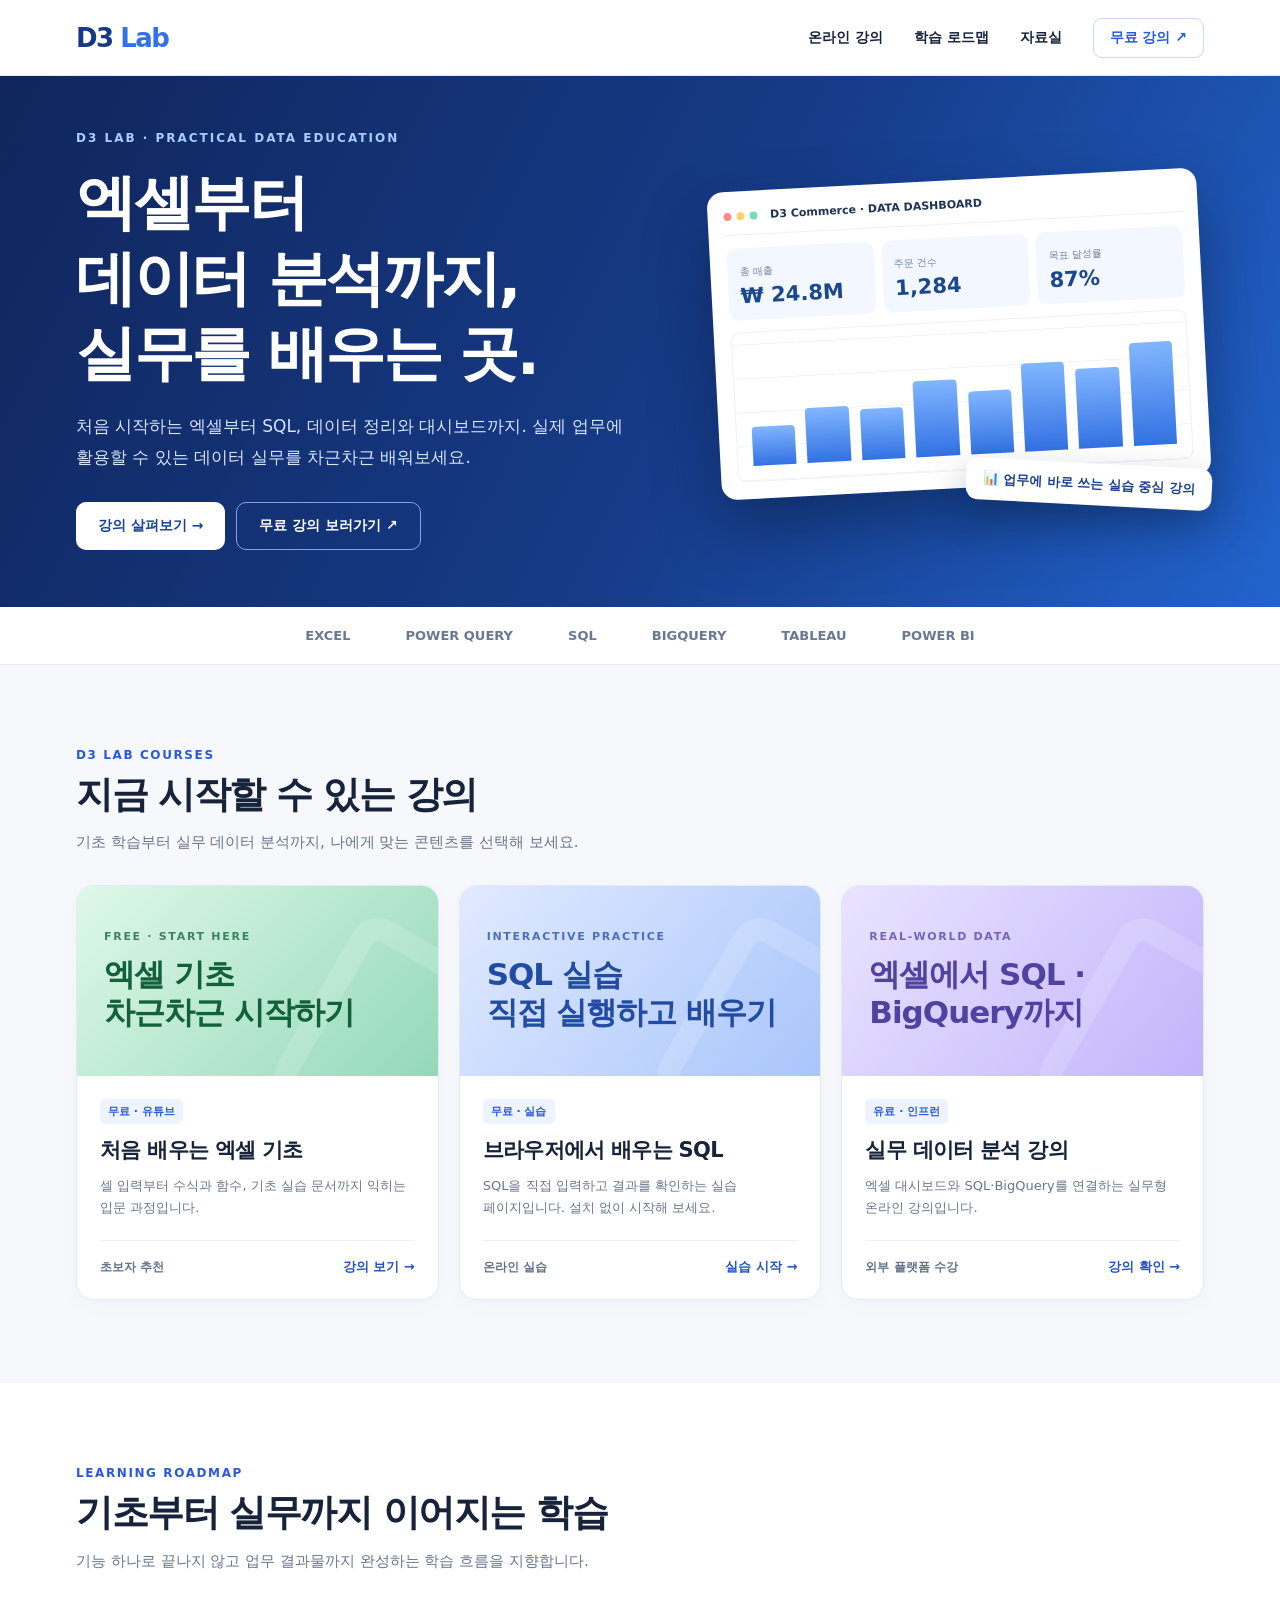
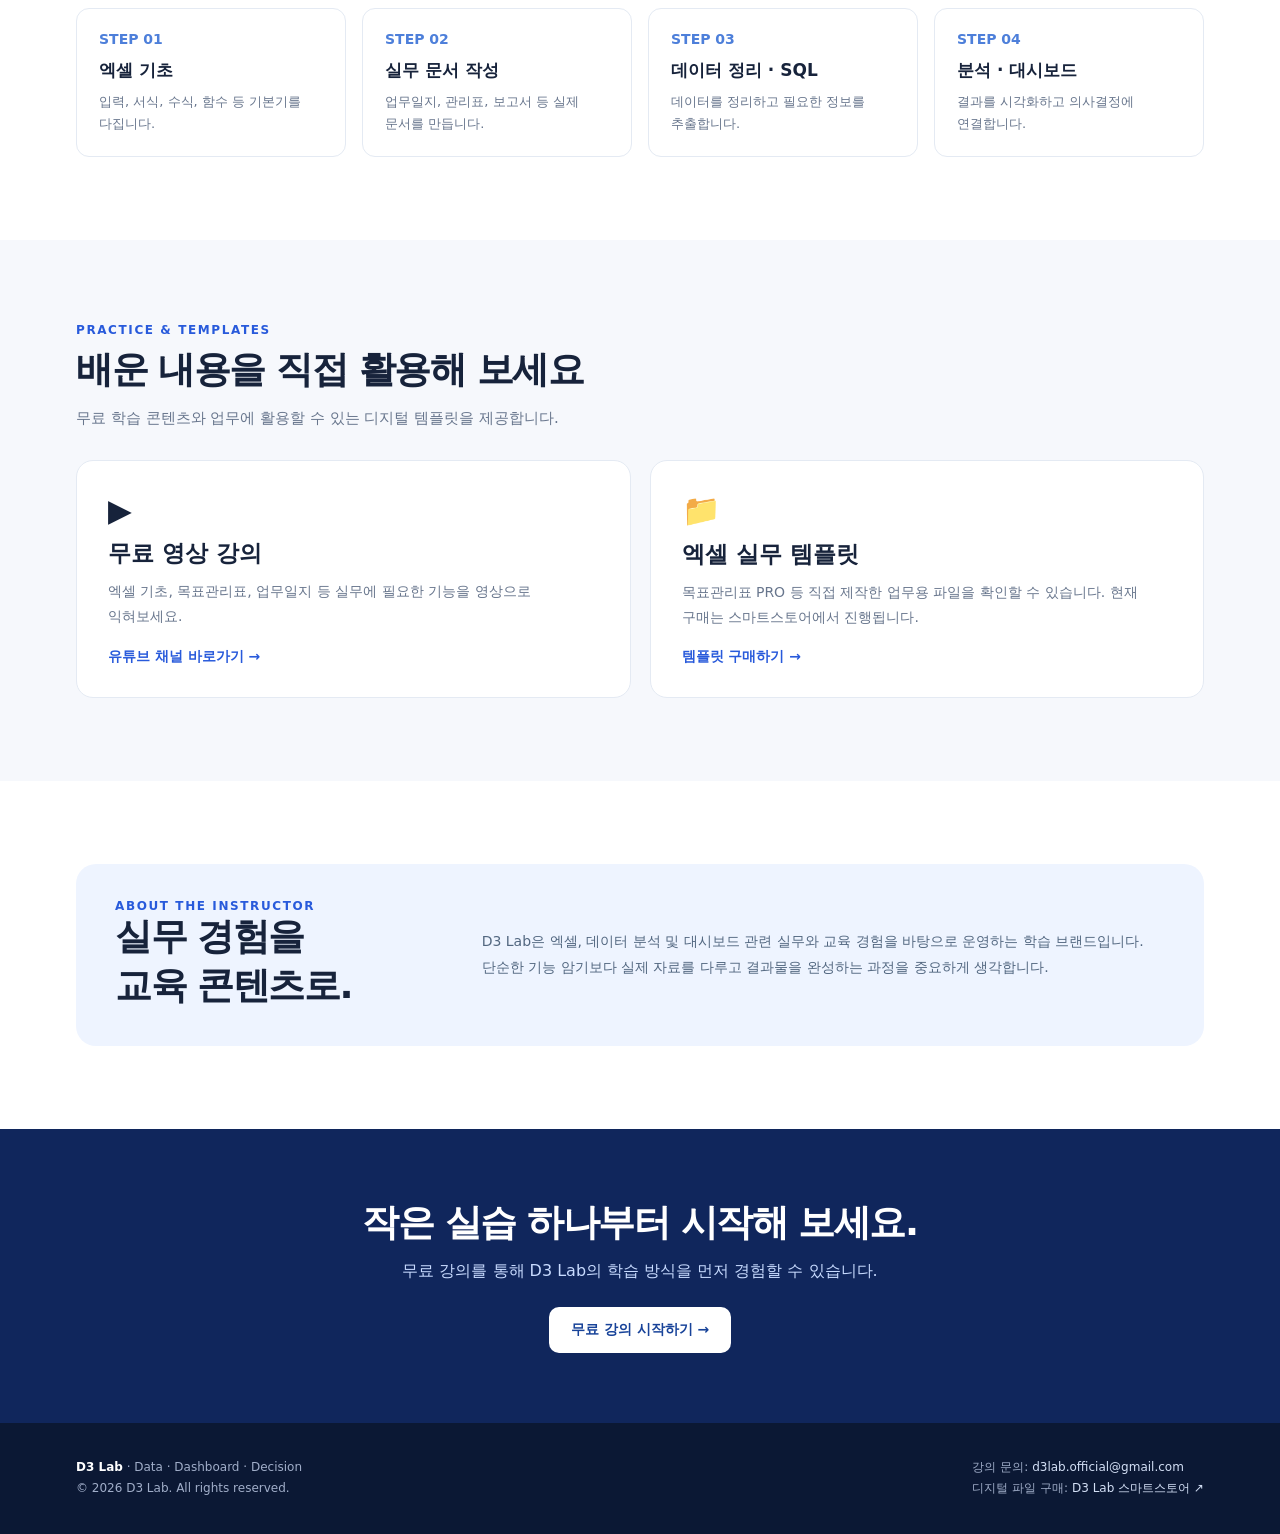
<file: index.html>
<!--2026.11.12 renewal-->

<!doctype html>
<html lang="ko">
  <head>
    <meta charset="utf-8">
    <meta name="viewport" content="width=device-width, initial-scale=1">
    <meta name="description" content="D3 Lab — 엑셀 기초부터 SQL, 데이터 분석과 대시보드까지. 실무 중심 온라인 강의와 실습 자료를 만나보세요.">
    <title>D3 Lab | 엑셀부터 데이터 분석까지</title>
    <style>
      :root {
        --ink: #17233b;
        --muted: #68768d;
        --blue: #285adb;
        --deep: #10265c;
        --paper: #f6f8fc;
        --line: #e4eaf3;
        --white: #fff;
        --radius: 20px;
      }
      * {
        box-sizing: border-box;
      }
      html {
        scroll-behavior: smooth;
      }
      body {
        margin: 0;
        color: var(--ink);
        background: var(--white);
        font-family: system-ui, -apple-system, "Segoe UI", "Noto Sans KR", sans-serif;
        word-break: keep-all;
      }
      a {
        text-decoration: none;
        color: inherit;
      }
      a:focus-visible {
        outline: 3px solid #91aaff;
        outline-offset: 3px;
      }
      .wrap {
        max-width: 1180px;
        margin: auto;
        padding: 0 26px;
      }
      .header {
        position: sticky;
        top: 0;
        z-index: 9;
        background: rgba(255, 255, 255, 0.96);
        border-bottom: 1px solid var(--line);
        backdrop-filter: blur(12px);
      }
      .head-in {
        height: 75px;
        display: flex;
        align-items: center;
        justify-content: space-between;
        gap: 20px;
      }
      .logo {
        font-size: 26px;
        font-weight: 850;
        letter-spacing: -1.5px;
        color: #163986;
      }
      .logo i {
        font-style: normal;
        color: #3270ef;
      }
      .nav {
        display: flex;
        align-items: center;
        gap: 31px;
        font-size: 14px;
        font-weight: 700;
      }
      .nav a:hover {
        color: var(--blue);
      }
      .nav .outline {
        border: 1px solid #cbd8f2;
        padding: 10px 16px;
        border-radius: 9px;
        color: var(--blue);
      }
      .hero {
        background: linear-gradient(117deg, #10265c 0%, #163b88 55%, #2263cc 100%);
        color: #fff;
        overflow: hidden;
      }
      .hero-in {
        min-height: 505px;
        display: grid;
        grid-template-columns: 1.06fr 0.94fr;
        align-items: center;
        gap: 38px;
        padding-top: 55px;
        padding-bottom: 57px;
      }
      .eyebrow {
        color: #a9ccff;
        letter-spacing: 2px;
        font-size: 12px;
        font-weight: 800;
      }
      .hero h1 {
        font-size: clamp(38px, 5vw, 60px);
        line-height: 1.26;
        letter-spacing: -2.3px;
        margin: 20px 0 19px;
      }
      .hero p {
        font-size: 17px;
        line-height: 1.85;
        color: #d7e5ff;
        max-width: 550px;
        margin: 0 0 28px;
      }
      .actions {
        display: flex;
        flex-wrap: wrap;
        gap: 11px;
      }
      .btn {
        display: inline-flex;
        align-items: center;
        justify-content: center;
        padding: 14px 22px;
        border-radius: 10px;
        font-size: 14px;
        font-weight: 800;
        transition: transform 0.2s;
      }
      .btn:hover {
        transform: translateY(-2px);
      }
      .btn-white {
        background: #fff;
        color: #184399;
      }
      .btn-glass {
        border: 1px solid #80a5f0;
        color: #fff;
      }
      .hero-art {
        position: relative;
        min-height: 320px;
      }
      .dashboard {
        background: #fff;
        border-radius: 16px;
        padding: 14px;
        box-shadow: 0 30px 65px #06173777;
        transform: rotate(-3deg);
        max-width: 490px;
        margin-left: auto;
        color: #1f3355;
      }
      .dash-head {
        display: flex;
        gap: 5px;
        align-items: center;
        padding: 4px 2px 12px;
        border-bottom: 1px solid #edf0f8;
        font-size: 11px;
        font-weight: 800;
      }
      .dot {
        width: 8px;
        height: 8px;
        border-radius: 50%;
        background: #ff8b82;
      }
      .dot:nth-child(2) {
        background: #ffd06d;
      }
      .dot:nth-child(3) {
        background: #7bdbb1;
      }
      .dash-body {
        padding: 13px 3px 3px;
      }
      .dash-top {
        display: grid;
        grid-template-columns: repeat(3, 1fr);
        gap: 8px;
      }
      .kpi {
        background: #f3f7ff;
        padding: 12px;
        border-radius: 9px;
      }
      .kpi small {
        color: #7184a1;
        font-size: 10px;
      }
      .kpi b {
        display: block;
        margin-top: 5px;
        font-size: 21px;
        color: #1a478e;
      }
      .dash-chart {
        height: 150px;
        border: 1px solid #edf1f7;
        border-radius: 9px;
        margin-top: 12px;
        padding: 15px;
        display: flex;
        align-items: end;
        gap: 11px;
        background: repeating-linear-gradient(to top, #f1f4fa 0, #f1f4fa 1px, transparent 1px, transparent 34px);
      }
      .bar {
        flex: 1;
        background: linear-gradient(#81b6ff, #3271e2);
        border-radius: 4px 4px 0 0;
      }
      .float-label {
        position: absolute;
        right: -8px;
        bottom: -5px;
        color: #1c418c;
        padding: 12px 17px;
        background: #fff;
        border-radius: 12px;
        box-shadow: 0 15px 36px #06173740;
        font-weight: 800;
        font-size: 13px;
        transform: rotate(3deg);
      }
      .stripe {
        border-bottom: 1px solid var(--line);
        background: #fff;
      }
      .stripe .wrap {
        display: flex;
        justify-content: center;
        gap: 55px;
        flex-wrap: wrap;
        padding-top: 21px;
        padding-bottom: 21px;
        color: #687991;
        font-size: 13px;
        font-weight: 750;
      }
      .section {
        padding: 83px 0;
      }
      .pale {
        background: var(--paper);
      }
      .section-head {
        display: flex;
        justify-content: space-between;
        align-items: end;
        gap: 20px;
        margin-bottom: 29px;
      }
      .overline {
        font-size: 12px;
        letter-spacing: 1.6px;
        font-weight: 850;
        color: var(--blue);
      }
      h2 {
        font-size: clamp(28px, 3.2vw, 37px);
        letter-spacing: -1.5px;
        line-height: 1.32;
        margin: 9px 0 10px;
      }
      .subtitle {
        color: var(--muted);
        line-height: 1.75;
        margin: 0;
        font-size: 15px;
      }
      .text-link {
        font-size: 13px;
        font-weight: 750;
        color: var(--blue);
        white-space: nowrap;
      }
      .courses {
        display: grid;
        grid-template-columns: repeat(3, 1fr);
        gap: 20px;
      }
      .course {
        background: #fff;
        border: 1px solid var(--line);
        border-radius: 17px;
        overflow: hidden;
        display: flex;
        flex-direction: column;
        box-shadow: 0 5px 20px #13285407;
      }
      .course:hover {
        box-shadow: 0 17px 36px #13285415;
        transform: translateY(-3px);
        transition: 0.2s;
      }
      .thumb {
        height: 190px;
        display: flex;
        flex-direction: column;
        justify-content: center;
        padding: 27px;
        position: relative;
        overflow: hidden;
      }
      .thumb span {
        font-size: 11px;
        font-weight: 850;
        letter-spacing: 1.7px;
        opacity: 0.76;
      }
      .thumb strong {
        font-size: 31px;
        line-height: 1.22;
        margin-top: 13px;
        letter-spacing: -1px;
        position: relative;
        z-index: 1;
      }
      .thumb:after {
        content: "";
        position: absolute;
        width: 160px;
        height: 160px;
        border: 23px solid #ffffff25;
        border-radius: 30px;
        right: -70px;
        bottom: -75px;
        transform: rotate(30deg);
      }
      .excel {
        background: linear-gradient(135deg, #dff8e9, #94d9b9);
        color: #12613b;
      }
      .sql {
        background: linear-gradient(130deg, #e1eaff, #a9c5fb);
        color: #224ca3;
      }
      .bi {
        background: linear-gradient(130deg, #e9e4ff, #c1b4fb);
        color: #5142a2;
      }
      .course-content {
        padding: 23px;
        display: flex;
        flex-direction: column;
        flex: 1;
      }
      .tag {
        display: inline-block;
        font-size: 11px;
        font-weight: 800;
        color: #285adb;
        background: #edf3ff;
        border-radius: 5px;
        padding: 5px 8px;
        align-self: flex-start;
      }
      .course h3 {
        font-size: 21px;
        line-height: 1.42;
        margin: 12px 0 9px;
        letter-spacing: -0.7px;
      }
      .course p {
        font-size: 13px;
        line-height: 1.75;
        color: var(--muted);
        margin: 0 0 20px;
      }
      .course .bottom {
        margin-top: auto;
        border-top: 1px solid #edf0f5;
        padding-top: 17px;
        display: flex;
        justify-content: space-between;
        align-items: center;
        font-weight: 800;
        font-size: 13px;
        color: #2354c2;
      }
      .course .bottom em {
        font-style: normal;
        color: #63728c;
        font-weight: 600;
        font-size: 12px;
      }
      .steps {
        display: grid;
        grid-template-columns: repeat(4, 1fr);
        gap: 16px;
        margin-top: 34px;
      }
      .step {
        padding: 22px;
        border-radius: 13px;
        background: #fff;
        border: 1px solid var(--line);
      }
      .num {
        font-weight: 900;
        color: #4d7fda;
        font-size: 14px;
      }
      .step h3 {
        font-size: 17px;
        margin: 12px 0 9px;
      }
      .step p {
        color: var(--muted);
        font-size: 13px;
        line-height: 1.65;
        margin: 0;
      }
      .resource-grid {
        display: grid;
        grid-template-columns: 1fr 1fr;
        gap: 19px;
      }
      .resource {
        border: 1px solid var(--line);
        border-radius: 17px;
        padding: 31px;
        background: #fff;
        display: flex;
        flex-direction: column;
        gap: 10px;
      }
      .resource .symbol {
        font-size: 31px;
      }
      .resource h3 {
        font-size: 23px;
        margin: 0;
      }
      .resource p {
        color: var(--muted);
        font-size: 14px;
        line-height: 1.75;
        flex: 1;
        margin: 0;
      }
      .resource a {
        color: #285adb;
        font-size: 14px;
        font-weight: 800;
        margin-top: 9px;
      }
      .about {
        background: #eef4ff;
        padding: 35px 39px;
        border-radius: 20px;
        display: grid;
        grid-template-columns: 1fr 2fr;
        gap: 25px;
        align-items: center;
      }
      .about h2 {
        margin: 0;
      }
      .about p {
        color: #526780;
        line-height: 1.85;
        font-size: 14px;
        margin: 0;
      }
      .cta {
        background: #10265c;
        color: #fff;
        text-align: center;
        padding: 70px 20px;
      }
      .cta h2 {
        margin: 0 0 13px;
      }
      .cta p {
        color: #c8dbff;
        margin: 0 0 25px;
      }
      .footer {
        padding: 34px 0;
        background: #0b1834;
        color: #a1aec9;
        font-size: 12px;
        line-height: 1.8;
      }
      .foot-in {
        display: flex;
        justify-content: space-between;
        flex-wrap: wrap;
        gap: 10px;
      }
      .footer b {
        color: #fff;
      }
      .footer a {
        color: #d3dff5;
      }
      @media (max-width: 850px) {
        .hero-in {
          grid-template-columns: 1fr;
          min-height: 0;
        }
        .hero-art {
          max-width: 520px;
          width: 100%;
          margin: auto;
        }
        .courses {
          grid-template-columns: repeat(2, 1fr);
        }
        .steps {
          grid-template-columns: repeat(2, 1fr);
        }
        .nav {
          gap: 14px;
        }
        .nav a:nth-child(3) {
          display: none;
        }
      }
      @media (max-width: 600px) {
        .wrap {
          padding: 0 19px;
        }
        .head-in {
          height: 64px;
        }
        .logo {
          font-size: 22px;
        }
        .nav {
          font-size: 12px;
          gap: 12px;
        }
        .nav .outline {
          padding: 8px 10px;
        }
        .nav a:nth-child(2) {
          display: none;
        }
        .hero-in {
          padding-top: 49px;
          padding-bottom: 55px;
        }
        .hero h1 {
          letter-spacing: -1.7px;
          font-size: 39px;
        }
        .hero p {
          font-size: 14px;
        }
        .hero-art {
          min-height: 260px;
        }
        .dashboard {
          margin-right: 12px;
        }
        .float-label {
          right: 0;
          bottom: -9px;
        }
        .stripe .wrap {
          gap: 9px 18px;
          font-size: 11px;
        }
        .section {
          padding: 60px 0;
        }
        .section-head {
          align-items: start;
          flex-direction: column;
        }
        .courses, .resource-grid {
          grid-template-columns: 1fr;
        }
        .steps {
          grid-template-columns: 1fr 1fr;
          gap: 10px;
        }
        .step {
          padding: 17px;
        }
        .about {
          grid-template-columns: 1fr;
          padding: 28px;
        }
        .course .thumb {
          height: 180px;
        }
      }
      @media (prefers-reduced-motion: reduce) {
        html {
          scroll-behavior: auto;
        }
        * {
          transition: none !important;
        }
      }
    </style>
  </head>
  <body>
    <header class="header">
      <div class="wrap head-in">
        <a href="#top" class="logo" aria-label="D3 Lab 홈">D3 <i>Lab</i></a>
        <nav class="nav" aria-label="주요 메뉴">
          <a href="#courses">온라인 강의</a>
          <a href="#roadmap">학습 로드맵</a>
          <a href="#resources">자료실</a>
          <a class="outline" href="https://www.youtube.com/@d3lab_official" target="_blank" rel="noopener noreferrer">무료 강의 ↗</a>
        </nav>
      </div>
    </header>
    <main id="top">
      <section class="hero">
        <div class="wrap hero-in">
          <div>
            <div class="eyebrow">D3 LAB · PRACTICAL DATA EDUCATION</div>
            <h1>엑셀부터<br>데이터 분석까지,<br>실무를 배우는 곳.</h1>
            <p>처음 시작하는 엑셀부터 SQL, 데이터 정리와 대시보드까지. 실제 업무에 활용할 수 있는 데이터 실무를 차근차근 배워보세요.</p>
            <div class="actions">
              <a class="btn btn-white" href="#courses">강의 살펴보기 →</a>
              <a class="btn btn-glass" href="https://www.youtube.com/@d3lab_official" target="_blank" rel="noopener noreferrer">무료 강의 보러가기 ↗</a>
            </div>
          </div>
          <div class="hero-art" aria-hidden="true">
            <div class="dashboard">
              <div class="dash-head"><span class="dot"></span><span class="dot"></span><span class="dot"></span>&nbsp; D3 Commerce · DATA DASHBOARD</div>
              <div class="dash-body">
                <div class="dash-top">
                  <div class="kpi"><small>총 매출</small><b>₩ 24.8M</b></div>
                  <div class="kpi"><small>주문 건수</small><b>1,284</b></div>
                  <div class="kpi"><small>목표 달성률</small><b>87%</b></div>
                </div>
                <div class="dash-chart">
                  <div class="bar" style="height:33%"></div>
                  <div class="bar" style="height:47%"></div>
                  <div class="bar" style="height:43%"></div>
                  <div class="bar" style="height:64%"></div>
                  <div class="bar" style="height:53%"></div>
                  <div class="bar" style="height:75%"></div>
                  <div class="bar" style="height:68%"></div>
                  <div class="bar" style="height:87%"></div>
                </div>
              </div>
            </div>
            <div class="float-label">📊 업무에 바로 쓰는 실습 중심 강의</div>
          </div>
        </div>
      </section>
      <div class="stripe">
        <div class="wrap">
          <span>EXCEL</span>
          <span>POWER QUERY</span>
          <span>SQL</span>
          <span>BIGQUERY</span>
          <span>TABLEAU</span>
          <span>POWER BI</span>
        </div>
      </div>
      <section id="courses" class="section pale">
        <div class="wrap">
          <div class="section-head">
            <div>
              <div class="overline">D3 LAB COURSES</div>
              <h2>지금 시작할 수 있는 강의</h2>
              <p class="subtitle">기초 학습부터 실무 데이터 분석까지, 나에게 맞는 콘텐츠를 선택해 보세요.</p>
            </div>
          </div>
          <div class="courses">
            <article class="course">
              <div class="thumb excel"><span>FREE · START HERE</span><strong>엑셀 기초<br>차근차근 시작하기</strong></div>
              <div class="course-content">
                <span class="tag">무료 · 유튜브</span>
                <h3>처음 배우는 엑셀 기초</h3>
                <p>셀 입력부터 수식과 함수, 기초 실습 문서까지 익히는 입문 과정입니다.</p>
                <div class="bottom">
                  <em>초보자 추천</em>
                  <a href="https://www.youtube.com/@d3lab_official" target="_blank" rel="noopener noreferrer">강의 보기 →</a>
                </div>
              </div>
            </article>
            <article class="course">
              <div class="thumb sql"><span>INTERACTIVE PRACTICE</span><strong>SQL 실습<br>직접 실행하고 배우기</strong></div>
              <div class="course-content">
                <span class="tag">무료 · 실습</span>
                <h3>브라우저에서 배우는 SQL</h3>
                <p>SQL을 직접 입력하고 결과를 확인하는 실습 페이지입니다. 설치 없이 시작해 보세요.</p>
                <div class="bottom">
                  <em>온라인 실습</em>
                  <a href="https://d3lab.co.kr/sql-practice/">실습 시작 →</a>
                </div>
              </div>
            </article>
            <article class="course">
              <div class="thumb bi"><span>REAL-WORLD DATA</span><strong>엑셀에서 SQL ·<br>BigQuery까지</strong></div>
              <div class="course-content">
                <span class="tag">유료 · 인프런</span>
                <h3>실무 데이터 분석 강의</h3>
                <p>엑셀 대시보드와 SQL·BigQuery를 연결하는 실무형 온라인 강의입니다.</p>
                <div class="bottom">
                  <em>외부 플랫폼 수강</em>
                  <a href="https://www.inflearn.com/users/1076997/@gaeunbaek" target="_blank" rel="noopener noreferrer">강의 확인 →</a>
                </div>
              </div>
            </article>
          </div>
        </div>
      </section>
      <section id="roadmap" class="section">
        <div class="wrap">
          <div class="section-head">
            <div>
              <div class="overline">LEARNING ROADMAP</div>
              <h2>기초부터 실무까지 이어지는 학습</h2>
              <p class="subtitle">기능 하나로 끝나지 않고 업무 결과물까지 완성하는 학습 흐름을 지향합니다.</p>
            </div>
          </div>
          <div class="steps">
            <div class="step">
              <div class="num">STEP 01</div>
              <h3>엑셀 기초</h3>
              <p>입력, 서식, 수식, 함수 등 기본기를 다집니다.</p>
            </div>
            <div class="step">
              <div class="num">STEP 02</div>
              <h3>실무 문서 작성</h3>
              <p>업무일지, 관리표, 보고서 등 실제 문서를 만듭니다.</p>
            </div>
            <div class="step">
              <div class="num">STEP 03</div>
              <h3>데이터 정리 · SQL</h3>
              <p>데이터를 정리하고 필요한 정보를 추출합니다.</p>
            </div>
            <div class="step">
              <div class="num">STEP 04</div>
              <h3>분석 · 대시보드</h3>
              <p>결과를 시각화하고 의사결정에 연결합니다.</p>
            </div>
          </div>
        </div>
      </section>
      <section id="resources" class="section pale">
        <div class="wrap">
          <div class="section-head">
            <div>
              <div class="overline">PRACTICE & TEMPLATES</div>
              <h2>배운 내용을 직접 활용해 보세요</h2>
              <p class="subtitle">무료 학습 콘텐츠와 업무에 활용할 수 있는 디지털 템플릿을 제공합니다.</p>
            </div>
          </div>
          <div class="resource-grid">
            <div class="resource">
              <div class="symbol">▶️</div>
              <h3>무료 영상 강의</h3>
              <p>엑셀 기초, 목표관리표, 업무일지 등 실무에 필요한 기능을 영상으로 익혀보세요.</p>
              <a href="https://www.youtube.com/@d3lab_official" target="_blank" rel="noopener noreferrer">유튜브 채널 바로가기 →</a>
            </div>
            <div class="resource">
              <div class="symbol">📁</div>
              <h3>엑셀 실무 템플릿</h3>
              <p>목표관리표 PRO 등 직접 제작한 업무용 파일을 확인할 수 있습니다. 현재 구매는 스마트스토어에서 진행됩니다.</p>
              <a href="https://smartstore.naver.com/d3lab_official" target="_blank" rel="noopener noreferrer">템플릿 구매하기 →</a>
            </div>
          </div>
        </div>
      </section>
      <section class="section">
        <div class="wrap">
          <div class="about">
            <div>
              <div class="overline">ABOUT THE INSTRUCTOR</div>
              <h2>실무 경험을<br>교육 콘텐츠로.</h2>
            </div>
            <p>D3 Lab은 엑셀, 데이터 분석 및 대시보드 관련 실무와 교육 경험을 바탕으로 운영하는 학습 브랜드입니다. 단순한 기능 암기보다 실제 자료를 다루고 결과물을 완성하는 과정을 중요하게 생각합니다.</p>
          </div>
        </div>
      </section>
      <section class="cta">
        <h2>작은 실습 하나부터 시작해 보세요.</h2>
        <p>무료 강의를 통해 D3 Lab의 학습 방식을 먼저 경험할 수 있습니다.</p>
        <a class="btn btn-white" href="https://www.youtube.com/@d3lab_official" target="_blank" rel="noopener noreferrer">무료 강의 시작하기 →</a>
      </section>
    </main>
    <footer class="footer">
      <div class="wrap foot-in">
        <div><b>D3 Lab</b> · Data · Dashboard · Decision<br>© 2026 D3 Lab. All rights reserved.</div>
        <div>강의 문의: <a href="mailto:d3lab.official@gmail.com">d3lab.official@gmail.com</a><br>디지털 파일 구매: <a href="https://smartstore.naver.com/d3lab_official" target="_blank" rel="noopener noreferrer">D3 Lab 스마트스토어 ↗</a></div>
      </div>
    </footer>
  </body>
</html>
</file>
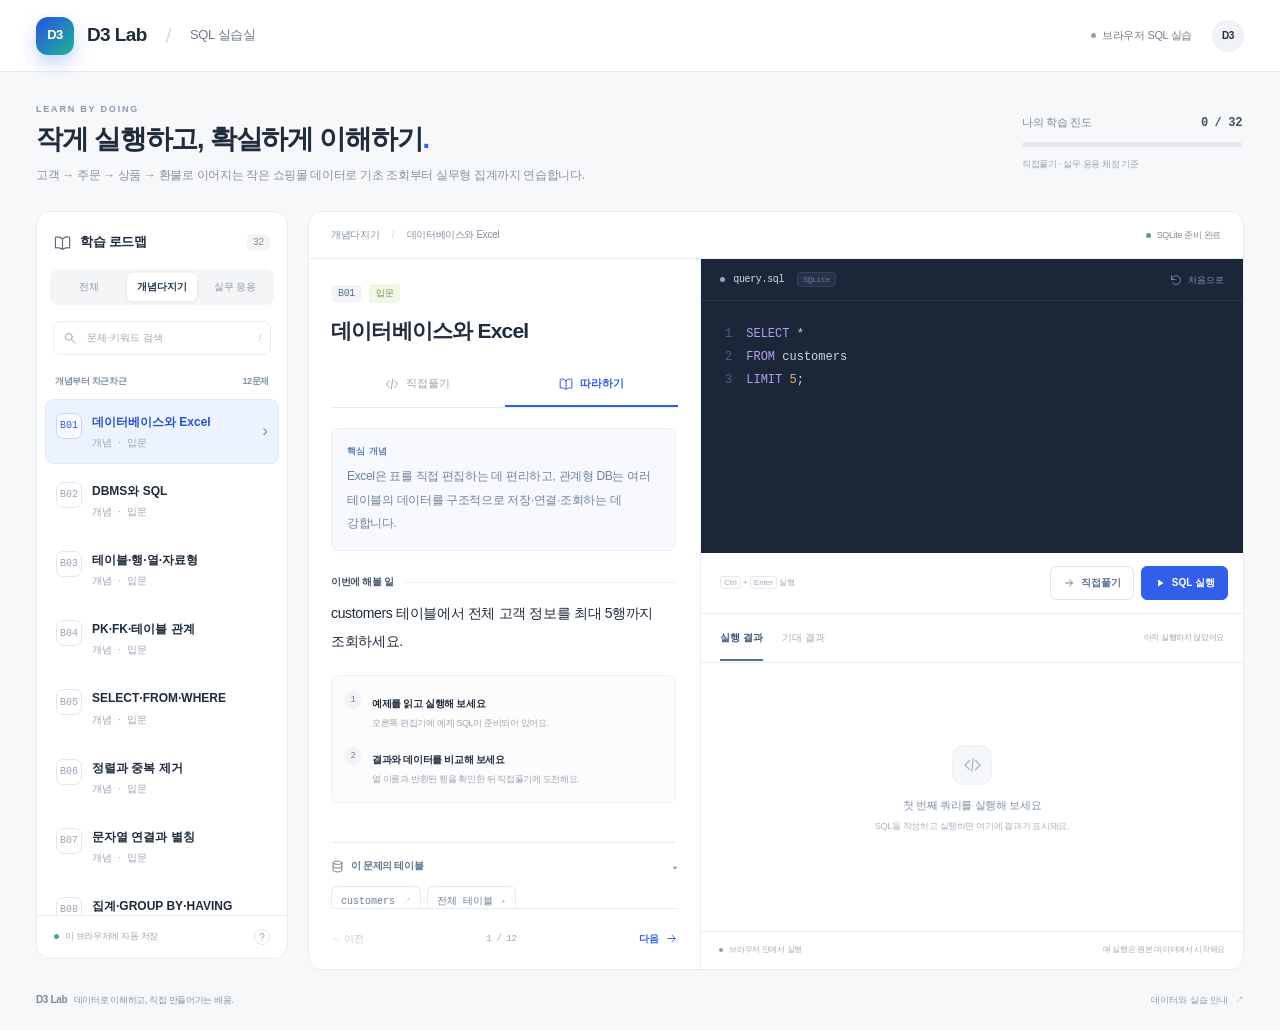
<file: sql-practice/index.html>
<!doctype html>
<html lang="ko">
  <head>
    <meta charset="UTF-8">
    <meta name="viewport" content="width=device-width, initial-scale=1">
    <meta name="theme-color" content="#f8f9fb">
    <title>SQL 실습실 · D3 Lab</title>
    <meta name="description" content="작게 실행하고 확실하게 이해하는 D3 Lab SQL 실습실. 개념 따라하기, 직접풀기와 실무 응용.">
    <link rel="icon" href="data:image/svg+xml,%3Csvg xmlns='http://www.w3.org/2000/svg' viewBox='0 0 40 40'%3E%3Crect width='40' height='40' rx='10' fill='%23151e30'/%3E%3Ctext x='7' y='27' font-family='sans-serif' font-weight='bold' font-size='21' fill='white'%3ED3%3C/text%3E%3C/svg%3E">
    <link rel="stylesheet" href="style.css?v=efd0d95509a4">
    <script defer src="content.js?v=20261026"></script>
    <script defer src="app.js?v=20261026"></script>
  </head>
  <body>
    <svg class="svg-library" xmlns="http://www.w3.org/2000/svg">
      <symbol id="i-play" viewBox="0 0 24 24">
        <path d="m8 5 11 7-11 7Z"/>
      </symbol>
      <symbol id="i-check" viewBox="0 0 24 24">
        <path d="m5 12 4 4L19 6"/>
      </symbol>
      <symbol id="i-arrow" viewBox="0 0 24 24">
        <path d="M5 12h14m-6-6 6 6-6 6"/>
      </symbol>
      <symbol id="i-code" viewBox="0 0 24 24">
        <path d="m8 6-6 6 6 6m8-12 6 6-6 6m-3-14-2 16"/>
      </symbol>
      <symbol id="i-db" viewBox="0 0 24 24">
        <ellipse cx="12" cy="5" rx="8" ry="3"/>
        <path d="M4 5v14c0 4 16 4 16 0V5M4 12c0 4 16 4 16 0"/>
      </symbol>
      <symbol id="i-book" viewBox="0 0 24 24">
        <path d="M12 6c-4-3-8-3-10-2v15c3-1 7 0 10 2 3-2 7-3 10-2V4c-2-1-6-1-10 2Zm0 0v15"/>
      </symbol>
      <symbol id="i-bolt" viewBox="0 0 24 24">
        <path d="m13 2-9 12h7l-1 8 10-13h-8Z"/>
      </symbol>
      <symbol id="i-reset" viewBox="0 0 24 24">
        <path d="M3 11a9 9 0 1 1 2 7M3 4v7h7"/>
      </symbol>
      <symbol id="i-light" viewBox="0 0 24 24">
        <path d="M9 18h6m-6 4h6m-6-7a7 7 0 1 1 6 0v3H9Z"/>
      </symbol>
      <symbol id="i-search" viewBox="0 0 24 24">
        <circle cx="10" cy="10" r="6"/>
        <path d="m15 15 6 6"/>
      </symbol>
    </svg>

    <header class="topbar">
      <a class="brand" href="https://d3lab.co.kr/" aria-label="D3 Lab 홈페이지로 이동">
        <span class="brand-mark" aria-hidden="true">D3</span>
        <strong>D3 Lab</strong>
        <span class="brand-slash">/</span>
        <span class="brand-sub">SQL 실습실</span>
      </a>
      <div class="header-right">
        <span class="lab-badge"><span></span>브라우저 SQL 실습</span>
        <span class="avatar" aria-hidden="true">D3</span>
      </div>
    </header>

    <main class="page">
      <section class="intro">
        <div>
          <div class="eyebrow">LEARN BY DOING</div>
          <h1>작게 실행하고, 확실하게 이해하기<span>.</span></h1>
          <p>고객 → 주문 → 상품 → 환불로 이어지는 작은 쇼핑몰 데이터로 기초 조회부터 실무형 집계까지 연습합니다.</p>
        </div>
        <div class="progress-block">
          <div class="progress-caption">
            <span>나의 학습 진도</span>
            <strong id="progressText">0 / 32</strong>
          </div>
          <div class="progress-track">
            <span id="progressFill"></span>
          </div>
          <small>직접풀기 · 실무 응용 채점 기준</small>
        </div>
      </section>

      <div class="lab-layout">
        <aside class="curriculum" aria-label="학습 문제 탐색">
          <div class="curriculum-title">
            <svg><use href="#i-book"/></svg>
            <strong>학습 로드맵</strong>
            <span id="totalCount">32</span>
          </div>
          <nav id="trackFilters" class="track-filters" aria-label="과정 필터">
            <button data-track="all">전체</button>
            <button class="active" data-track="concept">개념다지기</button>
            <button data-track="practical">실무 응용</button>
          </nav>
          <label class="search">
            <svg><use href="#i-search"/></svg>
            <input id="searchInput" type="search" placeholder="문제·키워드 검색" aria-label="문제 또는 키워드 검색">
            <kbd>/</kbd>
          </label>
          <div class="list-caption">
            <span id="listCaption">개념부터 차근차근</span>
            <span id="listCount"></span>
          </div>
          <div class="mobile-cue">옆으로 넘겨 문제 선택 <span>→</span></div>
          <div class="problem-list" id="problemList"></div>
          <div id="noProblems" class="no-problems" hidden>검색 결과가 없어요.<br>다른 키워드를 입력해 보세요.</div>
          <div class="curriculum-footer">
            <span><span class="dot"></span>이 브라우저에 자동 저장</span>
            <button id="helpBtn" aria-label="실습실 이용 안내">?</button>
          </div>
        </aside>

        <section class="workspace" aria-label="SQL 학습 공간">
          <div class="workspace-bar">
            <div id="breadcrumb">개념다지기 <span>/</span> 첫 번째 쿼리</div>
            <div id="engineStatus" class="engine-status">
              <span class="dot"></span>엔진 준비 중
            </div>
          </div>
          <div class="work-grid">
            <section class="question-pane">
              <div class="question-meta">
                <span id="questionId" class="question-id">B01</span>
                <span id="difficulty" class="difficulty">입문</span>
                <span id="questionDone" class="done-badge" hidden>완료</span>
              </div>
              <h2 id="questionTitle"></h2>
              <div id="modeTabs" class="mode-tabs" role="tablist" aria-label="개념 학습 방식">
                <button id="practiceMode" role="tab" aria-selected="true" data-mode="practice">
                  <svg><use href="#i-code"/></svg>직접풀기
                </button>
                <button id="guideMode" role="tab" aria-selected="false" data-mode="guide">
                  <svg><use href="#i-book"/></svg>따라하기
                </button>
              </div>
              <div class="question-body">
                <div id="conceptCard" class="concept-card">
                  <div class="small-label">핵심 개념</div>
                  <p id="conceptText"></p>
                </div>
                <div class="task-label">
                  <span id="taskLabel">이번에 해볼 일</span>
                  <span class="small-rule"></span>
                </div>
                <p id="questionText" class="question-text"></p>
                <div id="guideBox" class="guide-box">
                  <div class="guide-step">
                    <span>1</span>
                    <div>
                      <strong>예제를 읽고 실행해 보세요</strong>
                      <p>오른쪽 편집기에 예제 SQL이 준비되어 있어요.</p>
                    </div>
                  </div>
                  <div class="guide-step">
                    <span>2</span>
                    <div>
                      <strong>결과와 데이터를 비교해 보세요</strong>
                      <p>열 이름과 반환된 행을 확인한 뒤 직접풀기에 도전해요.</p>
                    </div>
                  </div>
                </div>
                <div class="hint-tools">
                  <button id="hintBtn"><svg><use href="#i-light"/></svg>힌트 보기</button>
                  <button id="solutionBtn">예시 답안 보기</button>
                </div>
                <div id="hintBox" class="hint-box" hidden></div>
                <div id="solutionBox" class="solution-box" hidden>
                  <div class="small-label">예시 SQL</div>
                  <pre id="solutionCode"></pre>
                  <button id="copySolution">편집기로 가져오기</button>
                </div>
                <details class="schema-details" open>
                  <summary>
                    <span><svg><use href="#i-db"/></svg>이 문제의 테이블</span>
                    <span class="chevron">⌄</span>
                  </summary>
                  <div id="schemaCards" class="schema-cards"></div>
                  <p class="schema-tip">테이블을 누르면 구조와 샘플 데이터를 볼 수 있어요.</p>
                </details>
              </div>
              <div class="question-pager">
                <button id="prevBtn" aria-label="이전 문제">← 이전</button>
                <span id="questionPosition"></span>
                <button id="nextBtn">다음 <svg><use href="#i-arrow"/></svg></button>
              </div>
            </section>

            <section class="coding-pane" aria-label="SQL 편집기와 실행 결과">
              <div class="editor-toolbar">
                <div>
                  <span class="file-dot"></span>
                  <strong>query.sql</strong>
                  <span class="sql-badge">SQLite</span>
                </div>
                <button id="resetEditor" title="현재 편집기를 시작 SQL로 되돌리기">
                  <svg><use href="#i-reset"/></svg>처음으로
                </button>
              </div>
              <div class="code-editor" id="editorBox">
                <div id="lineNumbers" aria-hidden="true">1</div>
                <div class="code-content">
                  <pre id="highlight" aria-hidden="true"></pre>
                  <textarea id="editor" aria-label="SQL 편집기" spellcheck="false" autocapitalize="off" autocomplete="off" autocorrect="off" wrap="off"></textarea>
                </div>
              </div>
              <div class="run-toolbar">
                <span class="shortcut"><kbd id="modKey">Ctrl</kbd> + <kbd>Enter</kbd> 실행</span>
                <div>
                  <button id="gradeBtn" class="grade-button" disabled>
                    <svg><use href="#i-check"/></svg>채점하기
                  </button>
                  <button id="runBtn" class="run-button" disabled>
                    <svg><use href="#i-play"/></svg>SQL 실행
                  </button>
                </div>
              </div>
              <div class="result-heading">
                <div class="result-tabs" role="tablist" aria-label="결과 보기">
                  <button id="actualTab" role="tab" aria-selected="true">실행 결과</button>
                  <button id="expectedTab" role="tab" aria-selected="false">기대 결과</button>
                </div>
                <span id="resultMeta">아직 실행하지 않았어요</span>
              </div>
              <div id="feedback" class="feedback" role="status" aria-live="polite" hidden></div>
              <div id="result" class="result-area">
                <div class="empty-result">
                  <span class="empty-icon"><svg><use href="#i-code"/></svg></span>
                  <strong>첫 번째 쿼리를 실행해 보세요</strong>
                  <p>SQL을 작성하고 실행하면 여기에 결과가 표시돼요.</p>
                </div>
              </div>
              <div class="editor-footnote">
                <span><span class="dot"></span>브라우저 안에서 실행</span>
                <span>매 실행은 원본 데이터에서 시작해요</span>
              </div>
            </section>
          </div>
        </section>
      </div>

      <footer class="page-footer">
        <span><strong>D3 Lab</strong> &nbsp; 데이터로 이해하고, 직접 만들어가는 배움.</span>
        <button id="dataGuideBtn">데이터와 실습 안내 <span>↗</span></button>
      </footer>
    </main>

    <dialog id="dataDialog" aria-labelledby="dialogTitle">
      <div class="dialog-head">
        <div>
          <div class="eyebrow">DATA EXPLORER</div>
          <h2 id="dialogTitle">데이터 살펴보기</h2>
        </div>
        <button id="closeDialog" class="close-dialog" aria-label="닫기">×</button>
      </div>
      <div id="dialogTabs" class="dialog-tabs"></div>
      <div id="dialogContent"></div>
    </dialog>

    <dialog id="confirmDialog" aria-labelledby="confirmTitle">
      <h2 id="confirmTitle">시작 SQL로 되돌릴까요?</h2>
      <p>이 문제에 작성한 내용이 초기화돼요. 다른 문제와 진도는 유지됩니다.</p>
      <div class="confirm-actions">
        <button id="cancelReset">취소</button>
        <button id="confirmReset" class="run-button">되돌리기</button>
      </div>
    </dialog>

    <noscript>SQL 실습실을 이용하려면 브라우저의 JavaScript를 활성화해 주세요.</noscript>
  </body>
</html>
</file>
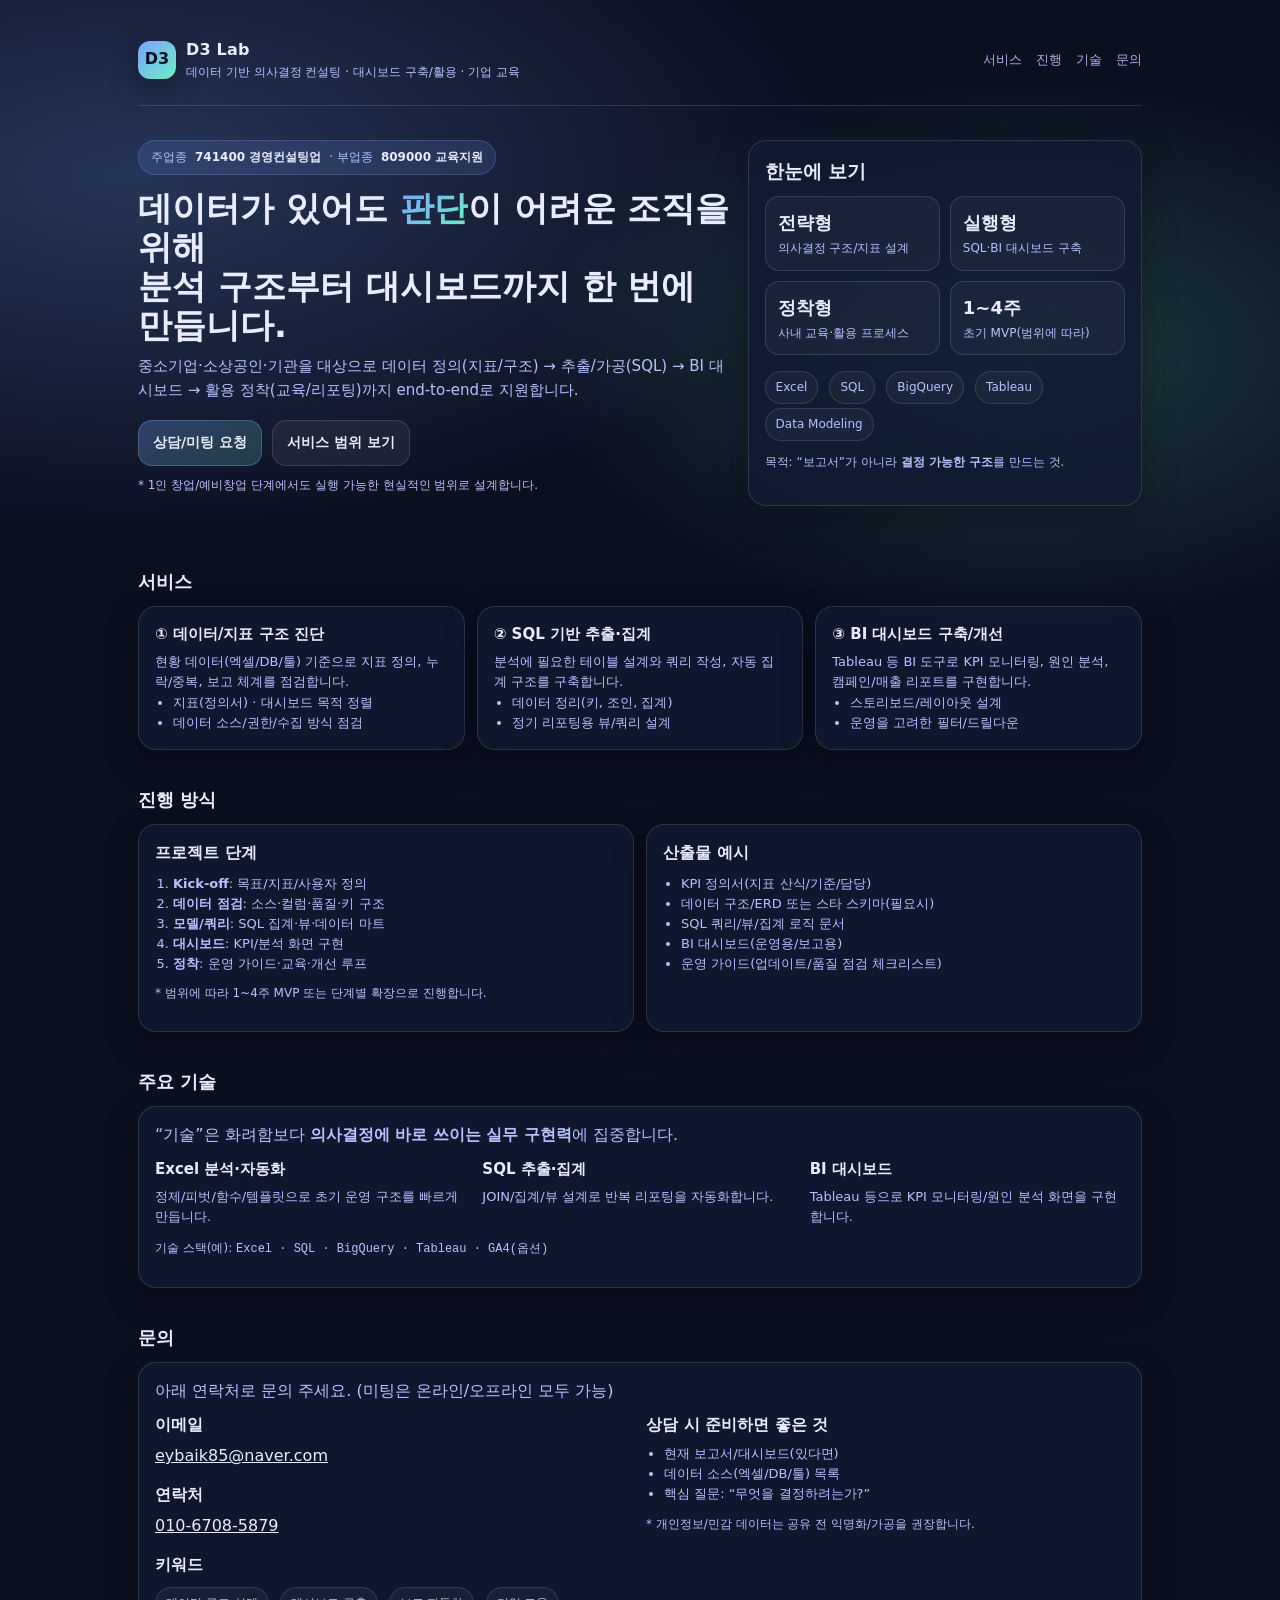
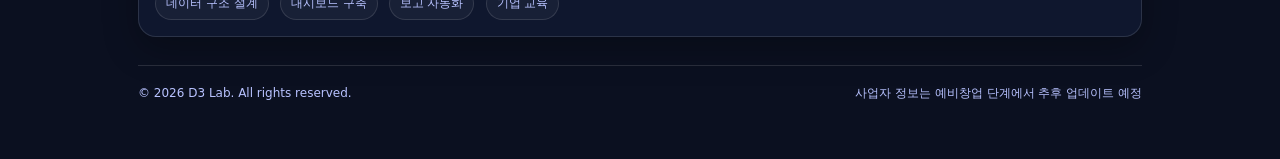
<file: d3lab.html>
<!doctype html>
<html lang="ko">
<head>
  <meta charset="utf-8" />
  <meta name="viewport" content="width=device-width, initial-scale=1" />
  <title>D3 Lab | 데이터 기반 의사결정 컨설팅</title>
  <meta name="description" content="중소기업·소상공인을 위한 데이터 분석 구조 설계, SQL·BI 대시보드 구축/활용 컨설팅, 사내 교육까지 한 번에." />
  <style>
    :root{
      --bg:#0b1020;
      --card:#111a33;
      --text:#e8ecff;
      --muted:#b8c2ff;
      --line:rgba(255,255,255,.12);
      --accent:#7aa2ff;
      --accent2:#6cf0c2;
    }
    *{box-sizing:border-box}
    body{
      margin:0;
      font-family: ui-sans-serif, system-ui, -apple-system, "Segoe UI", Roboto, "Noto Sans KR", Arial, "Apple SD Gothic Neo", "Malgun Gothic", sans-serif;
      background: radial-gradient(1200px 600px at 10% 10%, rgba(122,162,255,.25), transparent 60%),
                  radial-gradient(900px 500px at 80% 20%, rgba(108,240,194,.18), transparent 55%),
                  var(--bg);
      color:var(--text);
      line-height:1.55;
    }
    a{color:inherit}
    .wrap{max-width:1040px; margin:0 auto; padding:28px 18px 56px;}
    .topbar{
      display:flex; gap:12px; align-items:center; justify-content:space-between;
      padding:10px 0 24px; border-bottom:1px solid var(--line);
    }
    .brand{display:flex; align-items:center; gap:10px;}
    .logo{
      width:38px; height:38px; border-radius:12px;
      background: linear-gradient(135deg, var(--accent), var(--accent2));
      display:grid; place-items:center; font-weight:800; color:#081022;
      box-shadow:0 8px 30px rgba(0,0,0,.35);
    }
    .brand h1{font-size:16px; margin:0; letter-spacing:.2px}
    .brand p{margin:0; font-size:12px; color:var(--muted)}
    .nav{display:flex; gap:14px; font-size:13px; color:var(--muted)}
    .nav a{opacity:.9; text-decoration:none}
    .nav a:hover{opacity:1; text-decoration:underline}
    .hero{padding:34px 0 26px; display:grid; grid-template-columns: 1.2fr .8fr; gap:18px;}
    @media (max-width:900px){ .hero{grid-template-columns:1fr;} }
    .badge{
      display:inline-flex; gap:8px; align-items:center;
      padding:7px 12px; border-radius:999px; font-size:12px;
      background: rgba(122,162,255,.14); border:1px solid rgba(122,162,255,.24);
      color: var(--muted);
    }
    .badge b{color:var(--text)}
    .hero h2{margin:14px 0 10px; font-size:34px; line-height:1.15;}
    .hero h2 span{background: linear-gradient(135deg, var(--accent), var(--accent2)); -webkit-background-clip:text; background-clip:text; color:transparent;}
    .hero .lead{color:var(--muted); font-size:15px; margin:0 0 18px;}
    .cta{display:flex; gap:10px; flex-wrap:wrap; margin-top:8px;}
    .btn{
      appearance:none; border:1px solid var(--line); background:rgba(255,255,255,.06);
      color:var(--text); padding:11px 14px; border-radius:14px; text-decoration:none;
      font-weight:650; font-size:14px;
    }
    .btn.primary{
      border:1px solid rgba(122,162,255,.35);
      background: linear-gradient(135deg, rgba(122,162,255,.28), rgba(108,240,194,.18));
    }
    .btn:hover{transform:translateY(-1px); transition:.15s ease; }
    .card{
      background: rgba(17,26,51,.82);
      border:1px solid var(--line);
      border-radius:18px;
      padding:16px;
      box-shadow:0 12px 35px rgba(0,0,0,.28);
    }
    .kpi{display:grid; grid-template-columns:repeat(2,1fr); gap:10px;}
    .kpi .item{padding:12px; border-radius:14px; border:1px solid var(--line); background:rgba(255,255,255,.04);}
    .kpi .num{font-size:18px; font-weight:800;}
    .kpi .label{font-size:12px; color:var(--muted); margin-top:2px}
    .section{padding:18px 0 0;}
    .section h3{margin:18px 0 10px; font-size:18px;}
    .grid{display:grid; grid-template-columns:repeat(3,1fr); gap:12px;}
    @media (max-width:900px){ .grid{grid-template-columns:1fr;} }
    .mini h4{margin:0 0 6px; font-size:15px;}
    .mini p{margin:0; font-size:13px; color:var(--muted);}
    .list{margin:0; padding-left:18px; color:var(--muted); font-size:13px;}
    .split{display:grid; grid-template-columns: 1fr 1fr; gap:12px;}
    @media (max-width:900px){ .split{grid-template-columns:1fr;} }
    .footer{
      margin-top:28px; padding-top:18px; border-top:1px solid var(--line);
      display:flex; flex-wrap:wrap; gap:10px; justify-content:space-between; color:var(--muted); font-size:12px;
    }
    .small{font-size:12px; color:var(--muted)}
    .pill{
      display:inline-block; padding:6px 10px; border-radius:999px;
      border:1px solid var(--line); background:rgba(255,255,255,.04);
      font-size:12px; color:var(--muted); margin:4px 6px 0 0;
    }
    .mono{font-family: ui-monospace, SFMono-Regular, Menlo, Monaco, Consolas, "Liberation Mono", "Courier New", monospace;}
  </style>
</head>
<body>
  <div class="wrap">
    <header class="topbar">
      <div class="brand">
        <div class="logo">D3</div>
        <div>
          <h1>D3 Lab</h1>
          <p>데이터 기반 의사결정 컨설팅 · 대시보드 구축/활용 · 기업 교육</p>
        </div>
      </div>
      <nav class="nav">
        <a href="#services">서비스</a>
        <a href="#process">진행</a>
        <a href="#tech">기술</a>
        <a href="#contact">문의</a>
      </nav>
    </header>

    <main>
      <section class="hero">
        <div>
          <div class="badge">주업종 <b>741400 경영컨설팅업</b> · 부업종 <b>809000 교육지원</b></div>
          <h2>
            데이터가 있어도 <span>판단</span>이 어려운 조직을 위해<br/>
            분석 구조부터 대시보드까지 한 번에 만듭니다.
          </h2>
          <p class="lead">
            중소기업·소상공인·기관을 대상으로 데이터 정의(지표/구조) → 추출/가공(SQL) → BI 대시보드 →
            활용 정착(교육/리포팅)까지 end-to-end로 지원합니다.
          </p>
          <div class="cta">
            <a class="btn primary" href="#contact">상담/미팅 요청</a>
            <a class="btn" href="#services">서비스 범위 보기</a>
          </div>
          <p class="small" style="margin-top:10px;">
            * 1인 창업/예비창업 단계에서도 실행 가능한 현실적인 범위로 설계합니다.
          </p>
        </div>

        <aside class="card">
          <h3 style="margin:0 0 10px;">한눈에 보기</h3>
          <div class="kpi">
            <div class="item">
              <div class="num">전략형</div>
              <div class="label">의사결정 구조/지표 설계</div>
            </div>
            <div class="item">
              <div class="num">실행형</div>
              <div class="label">SQL·BI 대시보드 구축</div>
            </div>
            <div class="item">
              <div class="num">정착형</div>
              <div class="label">사내 교육·활용 프로세스</div>
            </div>
            <div class="item">
              <div class="num">1~4주</div>
              <div class="label">초기 MVP(범위에 따라)</div>
            </div>
          </div>
          <div style="margin-top:12px;">
            <span class="pill">Excel</span>
            <span class="pill">SQL</span>
            <span class="pill">BigQuery</span>
            <span class="pill">Tableau</span>
            <span class="pill">Data Modeling</span>
          </div>
          <p class="small" style="margin-top:12px;">
            목적: “보고서”가 아니라 <b>결정 가능한 구조</b>를 만드는 것.
          </p>
        </aside>
      </section>

      <section id="services" class="section">
        <h3>서비스</h3>
        <div class="grid">
          <div class="card mini">
            <h4>① 데이터/지표 구조 진단</h4>
            <p>현황 데이터(엑셀/DB/툴) 기준으로 지표 정의, 누락/중복, 보고 체계를 점검합니다.</p>
            <ul class="list">
              <li>지표(정의서) · 대시보드 목적 정렬</li>
              <li>데이터 소스/권한/수집 방식 점검</li>
            </ul>
          </div>
          <div class="card mini">
            <h4>② SQL 기반 추출·집계</h4>
            <p>분석에 필요한 테이블 설계와 쿼리 작성, 자동 집계 구조를 구축합니다.</p>
            <ul class="list">
              <li>데이터 정리(키, 조인, 집계)</li>
              <li>정기 리포팅용 뷰/쿼리 설계</li>
            </ul>
          </div>
          <div class="card mini">
            <h4>③ BI 대시보드 구축/개선</h4>
            <p>Tableau 등 BI 도구로 KPI 모니터링, 원인 분석, 캠페인/매출 리포트를 구현합니다.</p>
            <ul class="list">
              <li>스토리보드/레이아웃 설계</li>
              <li>운영을 고려한 필터/드릴다운</li>
            </ul>
          </div>
        </div>
      </section>

      <section id="process" class="section">
        <h3>진행 방식</h3>
        <div class="split">
          <div class="card">
            <h4 style="margin:0 0 8px;">프로젝트 단계</h4>
            <ol class="list">
              <li><b>Kick-off</b>: 목표/지표/사용자 정의</li>
              <li><b>데이터 점검</b>: 소스·컬럼·품질·키 구조</li>
              <li><b>모델/쿼리</b>: SQL 집계·뷰·데이터 마트</li>
              <li><b>대시보드</b>: KPI/분석 화면 구현</li>
              <li><b>정착</b>: 운영 가이드·교육·개선 루프</li>
            </ol>
            <p class="small" style="margin-top:10px;">
              * 범위에 따라 1~4주 MVP 또는 단계별 확장으로 진행합니다.
            </p>
          </div>
          <div class="card">
            <h4 style="margin:0 0 8px;">산출물 예시</h4>
            <ul class="list">
              <li>KPI 정의서(지표 산식/기준/담당)</li>
              <li>데이터 구조/ERD 또는 스타 스키마(필요시)</li>
              <li>SQL 쿼리/뷰/집계 로직 문서</li>
              <li>BI 대시보드(운영용/보고용)</li>
              <li>운영 가이드(업데이트/품질 점검 체크리스트)</li>
            </ul>
          </div>
        </div>
      </section>

      <section id="tech" class="section">
        <h3>주요 기술</h3>
        <div class="card">
          <p style="margin:0 0 10px; color:var(--muted);">
            “기술”은 화려함보다 <b>의사결정에 바로 쓰이는 실무 구현력</b>에 집중합니다.
          </p>
          <div class="grid">
            <div class="mini">
              <h4>Excel 분석·자동화</h4>
              <p>정제/피벗/함수/템플릿으로 초기 운영 구조를 빠르게 만듭니다.</p>
            </div>
            <div class="mini">
              <h4>SQL 추출·집계</h4>
              <p>JOIN/집계/뷰 설계로 반복 리포팅을 자동화합니다.</p>
            </div>
            <div class="mini">
              <h4>BI 대시보드</h4>
              <p>Tableau 등으로 KPI 모니터링/원인 분석 화면을 구현합니다.</p>
            </div>
          </div>
          <p class="small" style="margin-top:12px;">
            기술 스택(예): <span class="mono">Excel · SQL · BigQuery · Tableau · GA4(옵션)</span>
          </p>
        </div>
      </section>

      <section id="contact" class="section">
        <h3>문의</h3>
        <div class="card">
          <p style="margin:0 0 10px; color:var(--muted);">
            아래 연락처로 문의 주세요. (미팅은 온라인/오프라인 모두 가능)
          </p>
          <div class="split">
            <div>
              <p style="margin:0 0 6px;"><b>이메일</b></p>
              <p style="margin:0 0 14px;"><a href="mailto:eybaik85@naver.com">eybaik85@naver.com</a></p>

              <p style="margin:0 0 6px;"><b>연락처</b></p>
              <p style="margin:0 0 14px;"><a href="tel:+821067085879">010-6708-5879</a></p>

              <p style="margin:0 0 6px;"><b>키워드</b></p>
              <span class="pill">데이터 구조 설계</span>
              <span class="pill">대시보드 구축</span>
              <span class="pill">보고 자동화</span>
              <span class="pill">기업 교육</span>
            </div>
            <div>
              <p style="margin:0 0 6px;"><b>상담 시 준비하면 좋은 것</b></p>
              <ul class="list">
                <li>현재 보고서/대시보드(있다면)</li>
                <li>데이터 소스(엑셀/DB/툴) 목록</li>
                <li>핵심 질문: “무엇을 결정하려는가?”</li>
              </ul>
              <p class="small" style="margin-top:10px;">
                * 개인정보/민감 데이터는 공유 전 익명화/가공을 권장합니다.
              </p>
            </div>
          </div>
        </div>
      </section>

      <div class="footer">
        <div>© <span id="y"></span> D3 Lab. All rights reserved.</div>
        <div>사업자 정보는 예비창업 단계에서 추후 업데이트 예정</div>
      </div>
    </main>
  </div>

  <script>
    document.getElementById("y").textContent = new Date().getFullYear();
  </script>
</body>
</html>
</file>
<file: sql-practice/style.css>
:root{--bg:#f7f8fa;--white:#fff;--ink:#202b3d;--muted:#7d8797;--line:#e8ebef;--accent:#315fe9;--soft:#edf2ff;--green:#1b8769;--mono:ui-monospace,SFMono-Regular,Consolas,'Liberation Mono',monospace}*{box-sizing:border-box}body{margin:0;background:var(--bg);font:14px/1.6 'Pretendard','Noto Sans KR',-apple-system,BlinkMacSystemFont,'Segoe UI',sans-serif;color:var(--ink);letter-spacing:-.025em}button,input,textarea{font:inherit}button,a,input,summary,textarea{-webkit-tap-highlight-color:transparent}button{cursor:pointer}button{color:inherit}button:disabled{cursor:default;opacity:.4}button:focus-visible,a:focus-visible,summary:focus-visible,input:focus-visible{outline:3px solid #82a4ff;outline-offset:3px}a{color:inherit;text-decoration:none}button{background:none;border:0}svg{width:18px;height:18px;fill:none;stroke:currentColor;stroke-width:1.7;stroke-linecap:round;stroke-linejoin:round;flex-shrink:0}.svg-library{position:absolute;width:0;height:0;overflow:hidden}.topbar{height:72px;background:#fff;border-bottom:1px solid var(--line);padding:0 36px;display:flex;align-items:center;justify-content:space-between}.brand,.header-right{display:flex;align-items:center;gap:13px}.brand-mark{width:38px;height:38px;background:linear-gradient(135deg,#2952e3,#1fb394);display:grid;place-items:center;border-radius:12px;color:#fff;font-size:13px;font-weight:900;letter-spacing:-.5px;position:relative;box-shadow:0 8px 18px rgba(41,82,227,.25)}.brand strong{font-size:19px;letter-spacing:-.6px}.brand-slash{color:#d5d9df;padding:0 6px;font-size:20px;font-weight:300}.brand-sub{font-size:13px;color:#6f7b8d;font-weight:500}.header-right{gap:20px}.lab-badge{font-size:11px;color:#737e8c;display:flex;align-items:center;gap:6px}.lab-badge>span{width:5px;height:5px;border-radius:50%;background:#939eae}.avatar{display:grid;place-items:center;background:#f1f3f6;border:1px solid #e8ebee;border-radius:50%;width:32px;height:32px;font-size:10px;font-weight:800}.page{max-width:1680px;padding:30px 36px 0;margin:auto}.intro{display:flex;align-items:center;justify-content:space-between;gap:24px;margin-bottom:26px}.eyebrow{font-size:9px;font-weight:800;letter-spacing:1.8px;color:#8d97a6}.intro h1{font-size:27px;letter-spacing:-1.2px;line-height:1.4;margin:5px 0 7px;font-weight:750}.intro h1>span{color:var(--accent)}.intro p{font-size:12px;margin:0;color:#87909e}.progress-block{width:224px;padding:0 2px}.progress-caption{display:flex;justify-content:space-between;font-size:11px}.progress-caption span{color:#7b8798}.progress-caption strong{font-family:var(--mono);font-size:12px;color:#3c4d67}.progress-track{height:5px;background:#e6eaf0;border-radius:10px;overflow:hidden;margin:9px 0 4px}.progress-track span{display:block;width:0;height:100%;background:#315fe9;transition:width .3s}.progress-block small{font-size:9px;color:#9aa3ae}.lab-layout{display:grid;grid-template-columns:252px minmax(0,1fr);gap:20px;align-items:start}.curriculum{background:#fff;border:1px solid var(--line);border-radius:14px;overflow:hidden}.curriculum-title{display:flex;align-items:center;gap:9px;padding:20px 17px 16px}.curriculum-title svg{width:17px;color:#606e83}.curriculum-title strong{font-size:13px}.curriculum-title>span{margin-left:auto;color:#8590a1;background:#f4f5f7;font:10px var(--mono);padding:3px 6px;border-radius:5px}.track-filters{display:flex;gap:3px;margin:0 13px;padding:4px;border-radius:8px;background:#f4f5f7;white-space:nowrap;overflow-x:auto;scrollbar-width:thin}.track-filters button{font-size:10px;flex:1;white-space:nowrap;padding:6px 8px;border-radius:6px;color:#9098a5}.track-filters button.active{background:#fff;color:#25354d;box-shadow:0 1px 4px #2221;font-weight:700}.search{display:flex;align-items:center;gap:8px;margin:16px 16px 0;border:1px solid var(--line);border-radius:7px;padding:7px 9px}.search svg{width:14px;height:14px;color:#9aa6b6}.search input{width:100%;min-width:0;background:none;border:0;outline:0;font-size:10px;color:#53657f}.search input::placeholder{color:#9ca5b1}.search kbd{font-size:9px;color:#b8c0ca}.list-caption{display:flex;justify-content:space-between;padding:19px 18px 10px;color:#a0a8b3;font-size:9px;font-weight:600}.problem-list{height:516px;overflow-y:auto;padding:0 8px 12px;scrollbar-width:thin;scrollbar-color:#dde2eb transparent}.problem-item{display:flex;align-items:start;gap:10px;position:relative;width:100%;text-align:left;padding:13px 10px;margin-bottom:4px;border-radius:8px;border:1px solid transparent;line-height:1.4}.problem-item:hover{background:#f8f9fc}.problem-item.active{background:#edf2ff;border-color:#e2e9fc}.problem-num{font:10px var(--mono);display:grid;place-items:center;border:1px solid #e2e6ed;background:#fff;width:26px;height:26px;flex-shrink:0;border-radius:7px;color:#9aa5b6}.problem-item.active .problem-num{color:var(--accent);border-color:#c8d6fb;background:#f8faff}.problem-item.solved .problem-num{background:#eaf8f2;color:var(--green);border-color:#d9eee5}.problem-text{min-width:0;flex:1}.problem-text strong{font-size:11px;font-weight:650;display:block;line-height:1.6}.problem-item.active .problem-text strong{color:#2853c7}.problem-text small{font-size:9px;color:#9ba4b2;display:flex;gap:6px;margin-top:4px;font-weight:400}.item-chevron{font-size:17px;color:#7291dc;align-self:center;display:none}.problem-item.active .item-chevron{display:block}.curriculum-footer{border-top:1px solid var(--line);padding:13px 17px;display:flex;align-items:center;justify-content:space-between;color:#9ba4af;font-size:9px}.curriculum-footer>span{display:flex;align-items:center;gap:6px}.dot{display:inline-block;width:5px;height:5px;border-radius:50%;background:#4fa689}.curriculum-footer button{border:1px solid #dfe4eb;width:16px;height:16px;border-radius:50%;font-size:10px;padding:0}.workspace{min-width:0;background:white;border:1px solid var(--line);border-radius:14px;overflow:hidden}.workspace-bar{padding:15px 22px;border-bottom:1px solid var(--line);display:flex;align-items:center;justify-content:space-between;font-size:10px;color:#7e8b9d;gap:12px}.workspace-bar #breadcrumb{overflow:hidden;white-space:nowrap;text-overflow:ellipsis}.workspace-bar #breadcrumb span{padding:0 10px;color:#ced4df}.engine-status{white-space:nowrap;font-size:9px;display:flex;align-items:center;gap:6px;color:#818d9b}.work-grid{display:grid;grid-template-columns:minmax(245px,.84fr) minmax(360px,1.16fr);min-height:677px}.question-pane{padding:25px 22px 0;min-width:0;display:flex;flex-direction:column;border-right:1px solid var(--line)}.question-meta{display:flex;gap:7px;align-items:center;margin-bottom:12px}.question-id{font:10px var(--mono);color:#59708e;background:#f2f4f7;padding:3px 7px;border-radius:4px}.difficulty{font-size:9px;border-radius:4px;background:#f1f6e9;color:#74934c;padding:2px 7px}.difficulty.medium{background:#fff5e3;color:#b88e39}.difficulty.hard{background:#fbeef0;color:#b56d7b}.done-badge{margin-left:auto;font-size:9px;color:#228968}.question-pane h2{font-size:21px;line-height:1.5;letter-spacing:-.8px;margin:0 0 20px;font-weight:750}.mode-tabs{display:flex;gap:0;border-bottom:1px solid var(--line);margin:0 0 20px}.mode-tabs button{display:flex;align-items:center;justify-content:center;gap:7px;flex:1;font-size:11px;color:#98a1b0;border-bottom:2px solid transparent;padding:9px 0 12px}.mode-tabs button svg{width:14px;height:14px}.mode-tabs button[aria-selected=true]{border-color:#315fe9;color:#315fe9;font-weight:700}.question-body{flex:1;max-height:480px;overflow-y:auto;scrollbar-width:thin;padding-right:2px;padding-bottom:18px}.concept-card{border:1px solid #e8edf7;background:#f7f9ff;padding:15px;border-radius:8px;margin-bottom:23px}.small-label{font-size:9px;font-weight:700;color:#6480b1;letter-spacing:.4px}.concept-card p{font-size:11px;line-height:1.95;margin:7px 0 0;color:#71819b;word-break:keep-all}.task-label{display:flex;align-items:center;gap:10px;font-size:10px;font-weight:750;color:#455570;margin-bottom:10px}.small-rule{height:1px;background:#edf0f4;flex:1}.question-text{font-size:13px;line-height:1.95;font-weight:500;word-break:keep-all;margin:0 0 20px}.guide-box{background:#fcfcfd;border:1px solid #eef0f4;border-radius:8px;padding:15px 12px;margin-bottom:16px}.guide-step{display:flex;gap:10px}.guide-step+.guide-step{margin-top:15px}.guide-step>span{font:9px var(--mono);background:#f0f3f8;color:#71839f;width:18px;height:18px;display:grid;place-items:center;border-radius:50%;flex-shrink:0}.guide-step strong{font-size:10px;font-weight:600}.guide-step p{font-size:9px;color:#9aa4b3;margin:3px 0 0;line-height:1.7}.hint-tools{display:flex;align-items:center;gap:13px;margin:10px 0 23px}.hint-tools button{font-size:10px;color:#8a98aa;padding:0;display:flex;align-items:center;gap:5px}.hint-tools svg{width:13px;height:13px}.hint-tools button:hover{color:var(--accent)}.hint-box{border:1px solid #f0e7cc;background:#fffaf0;border-radius:8px;font-size:11px;color:#a18852;padding:13px;line-height:1.9;margin:0 0 20px}.solution-box{border-radius:8px;background:#f3f5f9;border:1px solid var(--line);padding:12px;margin-bottom:18px}.solution-box pre{white-space:pre-wrap;word-break:break-word;font:10px/1.8 var(--mono);color:#53647c}.solution-box button{font-size:10px;border:1px solid #dce3ef;border-radius:5px;background:#fff;padding:5px 8px}.schema-details{border-top:1px solid var(--line);padding-top:15px}.schema-details summary{cursor:pointer;display:flex;justify-content:space-between;align-items:center;font-size:10px;font-weight:650;list-style:none;color:#62738e}.schema-details summary::-webkit-details-marker{display:none}.schema-details summary>span{display:flex;gap:7px;align-items:center}.schema-details svg{width:13px;height:13px}.schema-cards{display:flex;flex-wrap:wrap;gap:6px;margin-top:12px}.schema-card{display:flex;gap:8px;align-items:center;padding:7px 9px;border:1px solid #e5e9f1;border-radius:6px;background:#fff;font:10px var(--mono);color:#6c7e98}.schema-card small{color:#a4aebb;font-size:8px}.schema-card:hover{border-color:#90adf5;color:var(--accent)}.schema-tip{font-size:9px;color:#abb2bd;margin:8px 0 0}.question-pager{border-top:1px solid var(--line);display:flex;align-items:center;justify-content:space-between;gap:8px;padding:18px 0;font-size:10px;color:#9ca7b7}.question-pager button{font-size:10px;padding:4px 0;display:flex;align-items:center;gap:6px;color:#6d7f9b}.question-pager #nextBtn{color:#315fe9;font-weight:650}.question-pager svg{width:13px;height:13px}.question-pager>span{font:9px var(--mono)}.coding-pane{min-width:0;display:flex;flex-direction:column}.editor-toolbar{display:flex;align-items:center;justify-content:space-between;background:#1c2639;border-bottom:1px solid #2b3549;color:#d4dce9;padding:13px 19px;font-size:10px}.editor-toolbar>div{display:flex;align-items:center;gap:8px}.file-dot{height:5px;width:5px;border-radius:50%;background:#91a7c7}.editor-toolbar strong{font:10px var(--mono)}.sql-badge{font:8px var(--mono);color:#697c9d;background:#263248;border:1px solid #35405a;padding:2px 5px;border-radius:4px;margin-left:5px}.editor-toolbar button{display:flex;align-items:center;gap:6px;font-size:9px;color:#7f90ad;padding:0}.editor-toolbar svg{width:12px;height:12px}.code-editor{display:flex;background:#1c2639;height:252px;padding:22px 0;overflow:hidden;position:relative;letter-spacing:0}#lineNumbers{color:#51617c;min-width:45px;text-align:right;padding:0 14px 0 6px;font:12px/23px var(--mono);user-select:none;white-space:pre;overflow:hidden}.code-content{flex:1;position:relative;min-width:0;overflow:hidden}.code-content pre,.code-content textarea{margin:0;position:absolute;inset:0;border:0;padding:0 20px 30px 0;font:12px/23px var(--mono);letter-spacing:0;white-space:pre;tab-size:2;overflow:auto;text-size-adjust:100%}.code-content pre{color:#cbd7ea;pointer-events:none;scrollbar-width:none}.code-content textarea{color:transparent;caret-color:#c8ddff;background:transparent;outline:none;resize:none;z-index:1;-webkit-text-fill-color:transparent}.code-content textarea::selection{background:#4f75c166}.code-content pre .kw{color:#b1a1ef}.code-content pre .str{color:#b6d79a}.code-content pre .num{color:#e2b67e}.code-content pre .comment{color:#637895;font-style:italic}.run-toolbar{display:flex;align-items:center;justify-content:space-between;padding:13px 15px 13px 19px;border-bottom:1px solid var(--line);gap:5px}.shortcut{font-size:8px;color:#a0a9b7;white-space:nowrap;letter-spacing:0}kbd{font-family:inherit} .shortcut kbd{font-size:8px;border:1px solid #e6e9ef;padding:1px 3px;border-radius:3px}.run-toolbar>div{display:flex;gap:7px}.run-button,.grade-button{font-size:10px;border-radius:6px;padding:8px 12px;display:inline-flex;align-items:center;justify-content:center;gap:6px;white-space:nowrap;font-weight:650}.run-button{background:var(--accent);color:#fff;border:1px solid var(--accent)}.run-button:hover{background:#224bd1}.grade-button{border:1px solid #dfe5ef;background:#fff;color:#59708f}.grade-button:hover{background:#f4f7fd}.run-toolbar svg{width:12px;height:12px}.run-button use[href="#i-play"]{fill:currentColor;stroke-width:0}.result-heading{padding:0 19px;display:flex;justify-content:space-between;align-items:center;border-bottom:1px solid var(--line);gap:8px;min-height:49px}.result-tabs{display:flex;gap:19px;white-space:nowrap}.result-tabs button{font-size:10px;padding:15px 0 13px;color:#a0aabb;border-bottom:2px solid transparent}.result-tabs button[aria-selected=true]{color:#405779;font-weight:650;border-color:#536e97}#resultMeta{font-size:8px;color:#98a4b5;white-space:nowrap}.result-area{height:252px;overflow:auto;position:relative;scrollbar-width:thin}.empty-result{height:100%;display:flex;flex-direction:column;align-items:center;justify-content:center;text-align:center;padding:25px;color:#9ba7b9}.empty-icon{width:40px;height:40px;background:#f4f6fa;border:1px solid #eef1f6;border-radius:11px;display:grid;place-items:center;margin-bottom:12px}.empty-icon svg{width:19px;color:#a3b3cb}.empty-result strong{font-size:11px;font-weight:550;color:#8291a8}.empty-result p{font-size:9px;margin:5px 0 0;color:#a9b2bf}.result-area table{font:10px/1.5 var(--mono);width:100%;border-collapse:collapse;letter-spacing:0}.result-area th,.result-area td{padding:10px 14px;border-bottom:1px solid #eff2f7;text-align:left;white-space:nowrap}.result-area th{background:#f8f9fc;position:sticky;top:0;color:#7689a6;font-size:9px;font-weight:500}.result-area td{color:#596c8b}.result-area tbody tr:hover{background:#f9fbff}.result-area th:first-child,.result-area td:first-child{color:#b2bccb;font-size:9px;width:30px}.null{color:#aab4c3;font-style:italic}.table-note{font-size:10px;padding:15px;color:#7c8ea8}.feedback{font-size:10px;line-height:1.8;padding:11px 17px;border-bottom:1px solid #e3ece8;background:#eff9f4;color:#2b8b6d;overflow-wrap:anywhere}.feedback.error{background:#fff1f0;color:#bf6262;border-color:#f5ddda}.feedback.info{background:#f2f6ff;color:#5a78aa;border-color:#e0e9fa}.feedback button{font-size:10px;text-decoration:underline;color:inherit;margin-left:8px;padding:0}.editor-footnote{margin-top:auto;border-top:1px solid var(--line);padding:12px 18px;display:flex;align-items:center;justify-content:space-between;gap:10px;font-size:8px;color:#a4adba}.editor-footnote>span:first-child{display:flex;align-items:center;gap:6px}.editor-footnote .dot{width:4px;height:4px;background:#829bbf}.page-footer{display:flex;justify-content:space-between;gap:20px;padding:22px 0;font-size:9px;color:#a4acb9}.page-footer strong{color:#7c899c;font-size:10px}.page-footer button{font-size:9px;color:#8f9cb0;padding:0}.page-footer button span{padding-left:4px}.mobile-cue{display:none}.no-problems{padding:20px;text-align:center;font-size:12px;color:#98a4b5}dialog{border:1px solid #e7ebf2;border-radius:17px;padding:27px;box-shadow:0 30px 100px #15223c33;width:min(840px,calc(100% - 32px));max-height:85vh;color:var(--ink)}dialog::backdrop{background:#111c34aa;backdrop-filter:blur(3px)}.dialog-head{display:flex;align-items:center;justify-content:space-between}.dialog-head h2{font-size:21px;margin:5px 0 20px}.close-dialog{font-size:26px;color:#8a9bb5;align-self:start;line-height:1;padding:0 2px}.dialog-tabs{display:flex;gap:7px;overflow-x:auto;margin-bottom:20px;padding-bottom:5px}.dialog-tabs button{white-space:nowrap;font:11px var(--mono);border:1px solid var(--line);padding:7px 9px;border-radius:6px}.dialog-tabs button.active{color:var(--accent);background:var(--soft);border-color:#d1ddfb}#dialogContent .fields{display:flex;flex-wrap:wrap;gap:7px;margin-bottom:18px}#dialogContent .fields code{font:10px var(--mono);background:#f4f6fa;border:1px solid #e9edf3;border-radius:5px;padding:6px 8px;color:#6980a0}#dialogContent p,#dialogContent li{font-size:12px;line-height:2;color:#73849b}#dialogContent h3{font-size:13px;margin-top:22px}#dialogContent .result-area{height:auto;max-height:310px;border:1px solid var(--line);border-radius:7px}#confirmDialog{max-width:400px}#confirmDialog h2{font-size:18px;margin:0 0 10px}#confirmDialog p{font-size:12px;color:#8b98aa}.confirm-actions{display:flex;justify-content:flex-end;gap:12px;margin-top:22px}.confirm-actions>button{font-size:12px}.confirm-actions .run-button{padding:7px 15px}[hidden]{display:none!important}
@media(min-width:1600px){.question-body{max-height:485px}.code-editor{height:260px}.result-area{height:254px}.work-grid{min-height:690px}}
@media(max-width:1200px){.page{padding:25px 22px 0}.topbar{padding:0 22px}.lab-layout{grid-template-columns:219px minmax(0,1fr);gap:15px}.work-grid{grid-template-columns:minmax(230px,.9fr) minmax(320px,1.1fr)}.question-pane{padding:22px 17px 0}.run-toolbar{padding-left:14px}.shortcut{display:none}.run-toolbar>div{width:100%;justify-content:flex-end}.question-pane h2{font-size:19px}.question-text{font-size:12px}.track-filters{margin:0 10px}.track-filters button{font-size:9px;padding:6px}.editor-footnote{flex-wrap:wrap;gap:3px}.intro h1{font-size:25px}}
@media(max-width:1000px){.lab-layout{grid-template-columns:1fr}.curriculum-title{padding:14px 16px 10px}.curriculum{position:relative}.curriculum .search{position:absolute;top:4px;right:0;width:180px;margin-top:8px}.curriculum-title>span{margin-left:0}.track-filters{display:grid;grid-template-columns:repeat(3,minmax(0,1fr));gap:4px;width:auto;max-width:none;margin:8px 16px 0}.list-caption{padding:12px 16px 5px;max-width:none;align-items:center;gap:12px;font-size:11px}.problem-list{height:auto;max-height:none;display:flex;overflow-x:auto;overflow-y:hidden;padding:8px 16px 12px;gap:6px;scroll-snap-type:x proximity;scrollbar-color:#b4c4e8 #f2f5f9;scrollbar-width:thin}.problem-item{flex:0 0 189px;margin-bottom:0;border:1px solid #eaeef4;padding:10px;scroll-snap-align:start;min-height:72px}.problem-text strong{font-size:10px}.problem-text small{font-size:8px}.problem-num{width:23px;height:23px;font-size:8px}.item-chevron{display:none!important}.curriculum-footer{display:none}.mobile-cue{display:flex;position:static;align-items:center;justify-content:flex-end;gap:6px;margin:0;padding:2px 16px 6px;font-size:11px;font-weight:600;line-height:1.6;color:var(--accent);background:transparent}.work-grid{grid-template-columns:minmax(240px,.8fr) minmax(360px,1.2fr);min-height:640px}.question-body{max-height:450px}.code-editor{height:240px}.result-area{height:240px}.intro{margin-bottom:22px}.page-footer{padding-bottom:20px}}
@media(max-width:700px){.topbar{height:59px;padding:0 16px}.brand{gap:9px}.brand-mark{height:31px;width:31px;font-size:12px;border-radius:10px}.brand strong{font-size:17px}.brand-slash{padding:0 2px;font-size:16px}.brand-sub{font-size:11px}.header-right{gap:0}.avatar{display:none}.lab-badge{font-size:9px}.page{padding:22px 13px 0}.intro{align-items:start;margin-bottom:18px;gap:12px}.intro .eyebrow{font-size:8px;letter-spacing:1.5px}.intro h1{font-size:20px;letter-spacing:-.8px;max-width:280px;margin:5px 0;line-height:1.55}.intro p{font-size:10px;line-height:1.8;max-width:280px}.progress-block{width:67px;flex-shrink:0;padding-top:5px}.progress-caption{flex-direction:column;gap:4px;font-size:8px}.progress-caption strong{font-size:10px}.progress-block small{display:none}.progress-track{height:4px;margin-top:6px}.lab-layout{gap:15px}.curriculum{border-radius:10px}.curriculum-title{padding:14px 13px 9px}.curriculum-title strong{font-size:11px}.curriculum-title svg{width:14px}.curriculum-title>span{font-size:8px}.curriculum .search{width:148px;top:5px;right:0;margin-right:13px;padding:6px 8px}.search input{font-size:9px}.search kbd{display:none}.track-filters{margin:8px 13px 0;max-width:none}.track-filters button{font-size:10px;padding:6px 9px;min-height:31px}.list-caption{font-size:11px;padding-right:13px;padding-left:13px}.mobile-cue{padding-right:13px;padding-left:13px;font-size:11px}.problem-list{padding-left:12px;gap:6px}.problem-item{flex-basis:175px;min-height:68px}.work-grid{display:flex;flex-direction:column;min-height:0}.question-pane{border-right:0;padding:20px 18px 0;border-bottom:1px solid var(--line)}.workspace-bar{padding:12px 15px;font-size:9px;gap:8px}.engine-status{font-size:8px}.question-meta{margin-bottom:8px}.question-pane h2{font-size:20px;margin-bottom:13px}.mode-tabs{margin-bottom:16px}.mode-tabs button{font-size:12px;padding:8px 0 11px}.question-body{max-height:none;overflow:visible;padding-bottom:10px}.concept-card{padding:12px;margin-bottom:17px}.concept-card p{font-size:12px;line-height:1.8}.question-text{font-size:13px;margin-bottom:14px}.guide-box{display:none}.hint-tools{margin:12px 0 18px}.hint-tools button{font-size:11px;min-height:28px}.schema-details{padding-top:12px}.schema-details summary{font-size:11px}.schema-cards{margin-top:10px}.schema-card{font-size:11px;padding:9px}.schema-tip{margin-bottom:7px}.question-pager{padding:12px 0}.question-pager button{font-size:11px;min-height:30px}.editor-toolbar{padding:14px 17px}.editor-toolbar button{font-size:10px}.code-editor{height:222px;padding-top:18px}.code-content pre,.code-content textarea{font-size:13px;line-height:24px}#lineNumbers{font-size:12px;line-height:24px;min-width:36px;padding-right:10px}.run-toolbar{padding:12px 14px}.run-button,.grade-button{font-size:12px;padding:10px 15px}.run-toolbar svg{width:14px;height:14px}.shortcut{display:block;font-size:7px}.shortcut kbd{font-size:7px}.run-toolbar>div{width:auto}.result-heading{padding:0 15px}.result-tabs button{font-size:11px}.result-tabs{gap:17px}#resultMeta{font-size:8px}.result-area{height:235px}.result-area th,.result-area td{font-size:11px;padding:10px 12px}.feedback{font-size:12px;padding:12px 15px}.editor-footnote{flex-direction:row;padding:12px 15px;font-size:8px}.page-footer{flex-direction:column;gap:8px;font-size:8px;padding:20px 2px}.page-footer button{align-self:flex-start;font-size:9px}dialog{padding:20px}.dialog-tabs{gap:5px}.dialog-tabs button{font-size:10px}#dialogContent p,#dialogContent li{font-size:12px}.solution-box pre{font-size:11px}}
@media(prefers-reduced-motion:reduce){*{scroll-behavior:auto!important;transition:none!important}}
/* Keep task text legible and mobile practice compact. */
.intro h1{word-break:keep-all}.problem-text strong{font-size:12px}.problem-text small{font-size:10px}.concept-card p{font-size:12px}.question-text{font-size:14px}.list-caption{color:#8290a4}.schema-tip{color:#8896a9}.page-footer{color:#8592a7}
@media(max-width:1000px){.problem-text strong{font-size:11px}.problem-text small{font-size:9px}}
@media(max-width:700px){.intro h1{font-size:18px}.intro .eyebrow{display:none}.intro p{font-size:10px}.question-pane[data-mode=practice] .concept-card{display:none}.question-pane[data-mode=practice] .question-body{padding-bottom:0}.question-text{font-size:13px}.question-pane[data-mode=practice] .schema-details{padding-top:10px}.problem-text strong{font-size:11px}}
@media(max-width:360px){.curriculum .search{width:121px}.shortcut{display:none}.run-toolbar>div{width:100%}.run-toolbar .run-button,.run-toolbar .grade-button{flex:1}.intro{gap:8px}.intro h1{font-size:17px}}
@media(max-width:1000px){.problem-list{scroll-snap-type:none}}
</file>
